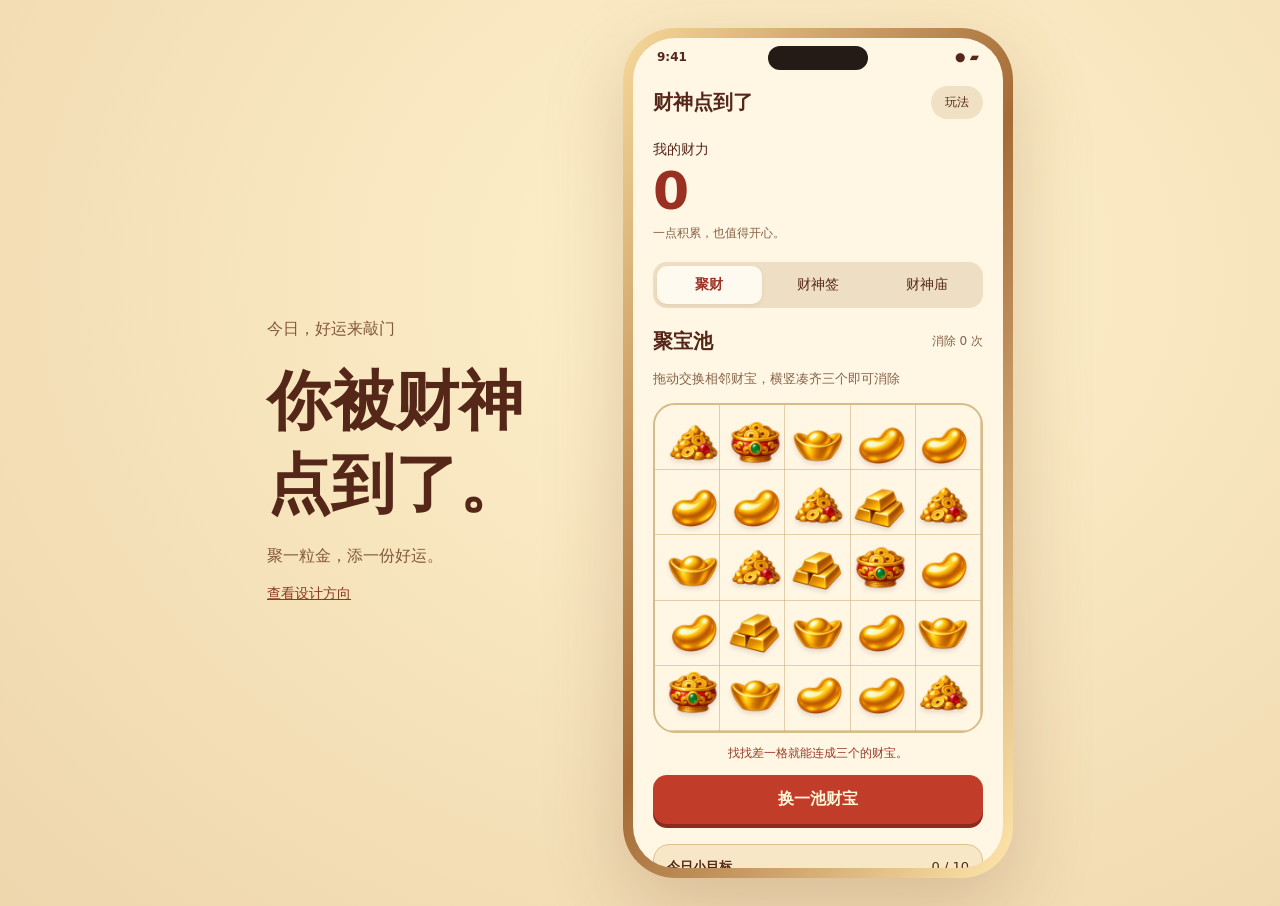
<file: index.html>
<!doctype html>
<html lang="zh-CN">
<head>
  <meta charset="utf-8">
  <meta http-equiv="refresh" content="0;url=app.html">
  <title>财神点到了 · 三个方向</title>
</head>
<body>
  <p>正在打开财神 App 方向页……</p>
  <p><a href="app.html">点击进入</a></p>
</body>
</html>
</file>
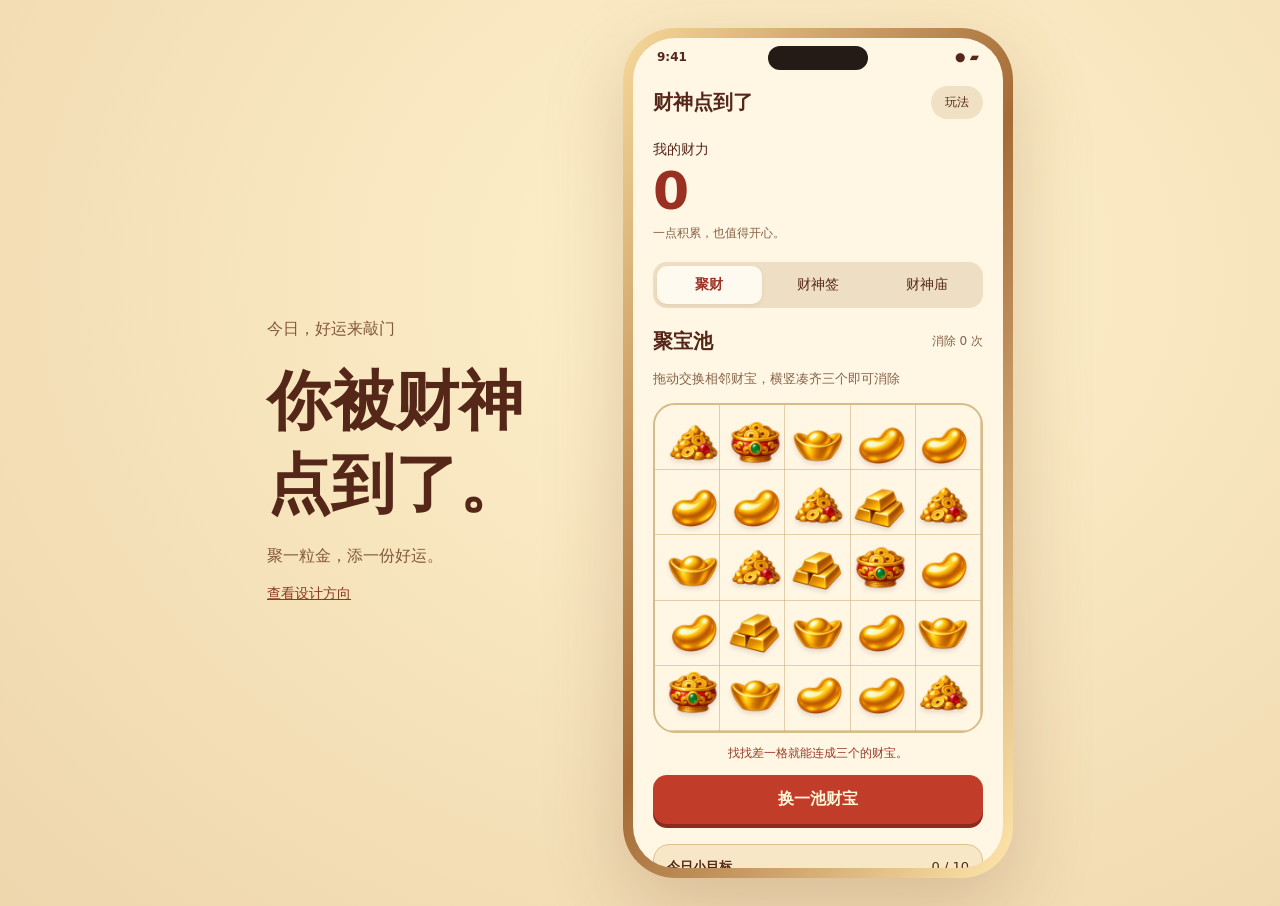
<file: app.html>
<!doctype html><html lang="zh-CN"><meta charset="utf-8"><meta name="viewport" content="width=device-width,initial-scale=1"><title>你被财神点到了</title><link rel="stylesheet" href="app.css"><body><aside><p>今日，好运来敲门</p><h1>你被财神<br>点到了。</h1><p>聚一粒金，添一份好运。</p><a href="财神方向对比.html">查看设计方向</a></aside><main class="phone"><div class="screen"><div class="status">9:41 <span>● ▰</span></div><header><b>财神点到了</b><button id="help">玩法</button></header><section class="balance"><span>我的财力</span><strong id="wealth">0</strong><small>一点积累，也值得开心。</small></section><nav><button data-tab="game" class="active">聚财</button><button data-tab="fortune">财神签</button><button data-tab="temple">财神庙</button></nav><section id="game" class="panel"><div class="heading"><h2>聚宝池</h2><span id="merges">合成 0 次</span></div><p class="tip">点击相邻的同类财宝，聚小成大</p><div id="board"></div><div id="notice" role="status">财宝已就位，点一点试试。</div><button id="shuffle" class="primary">换一池财宝</button><div class="task"><div><b>今日小目标</b><span id="progress"></span></div><p>完成 10 次合成，领取 100 财力</p><button id="claim">领取奖励</button></div><p class="route">金豆 → 元宝 → 金砖 → 金山 → 聚宝盆</p></section><section id="fortune" class="panel" hidden><div class="heading"><h2>每日财神签</h2><span>一日一签</span></div><div class="slip"><div class="seal">财</div><p id="fortuneLabel">静下心，接一份好运</p><h2 id="fortuneTitle">好事将至</h2><p id="fortuneText">摇一摇签筒，把今天的期待交给财神。</p></div><button id="draw" class="primary">抽取今日签</button><p class="tip">签文是轻松的生活灵感，仅供娱乐。</p></section><section id="temple" class="panel" hidden><div class="heading"><h2>我的财神庙</h2><span id="level"></span></div><div class="shrine"><div class="roof"></div><div class="hall"><span>招财进宝</span><strong>财</strong></div><div class="stairs"></div></div><h2 id="templeName" class="center"></h2><p class="tip">把合成所得用于修建，点亮自己的小小福地。</p><button id="upgrade" class="primary"></button><p id="templeHint" class="tip"></p></section><footer>愿你有所得，也有所乐。</footer></div></main><dialog id="dialog"><h2>聚小财，成大势</h2><p>点击至少两个上下左右相邻的同类财宝，它们会合成更高一级，并补入新的财宝。等级越高，获得的财力越多。</p><p>财力可升级财神庙。每日签和任务每天更新，进度保存在当前浏览器。</p><button class="primary" id="close">开始聚财</button></dialog><script src="app.js"></script></body></html>
</file>
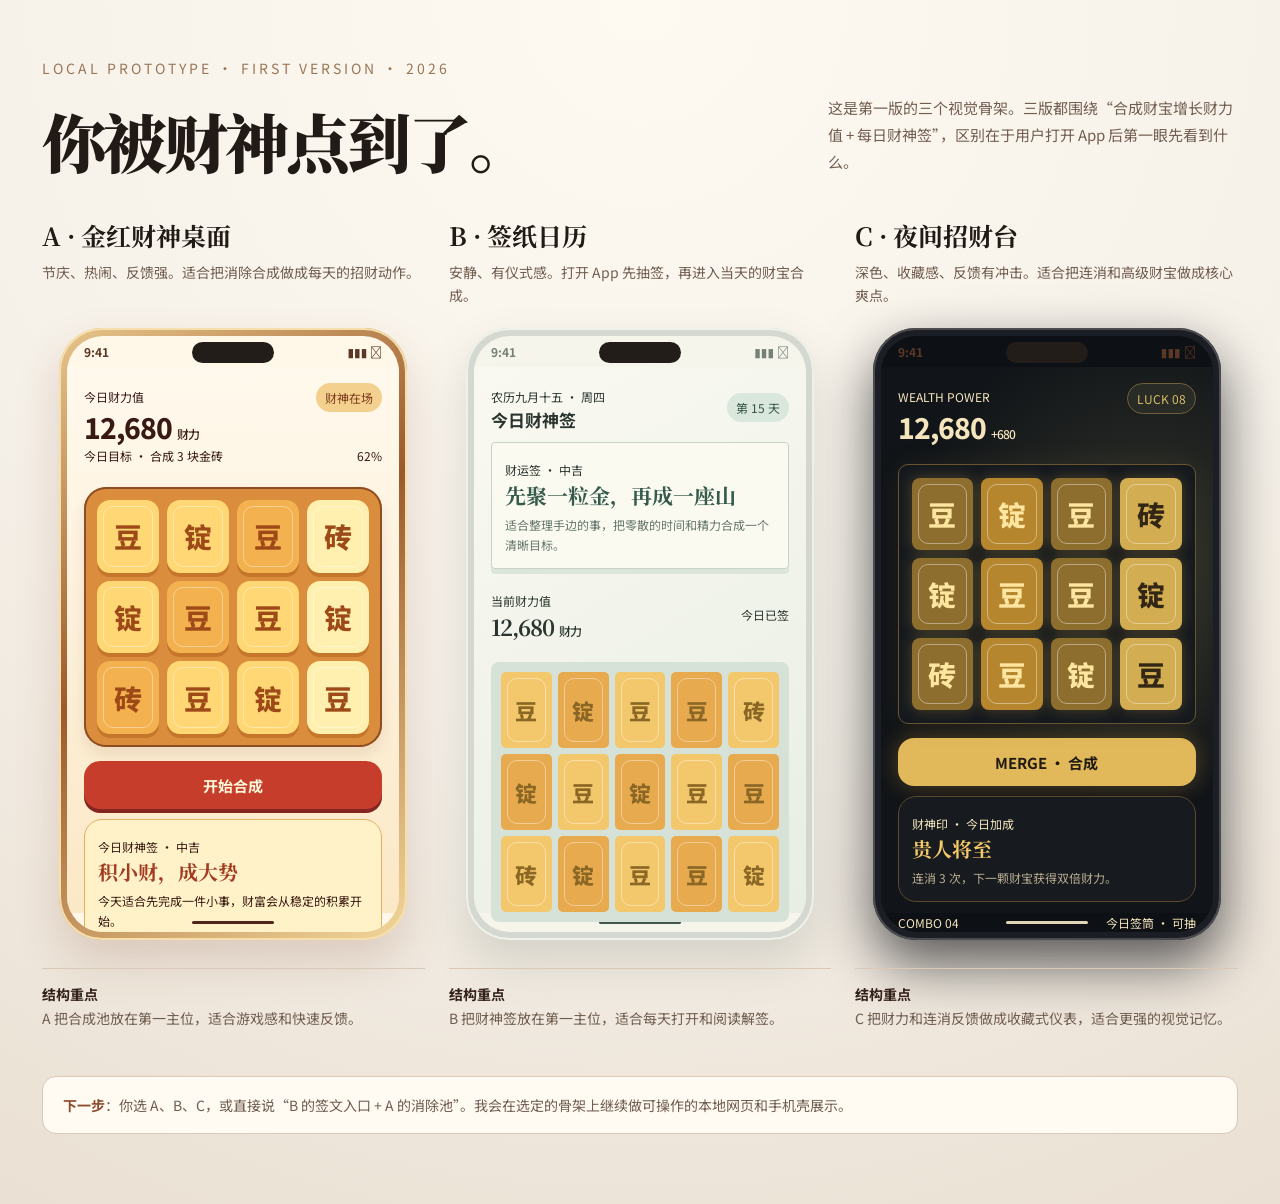
<file: 财神方向对比.html>
<!doctype html>
<html lang="zh-CN">
<head>
<meta charset="utf-8">
<meta name="viewport" content="width=device-width,initial-scale=1">
<title>财神点到了 · 三个第一版方向</title>
<style>
@import url('https://fonts.googleapis.com/css2?family=Noto+Sans+SC:wght@400;500;600;700;800&family=Noto+Serif+SC:wght@600;700;900&display=swap');
:root{font-family:'Noto Sans SC','PingFang SC',sans-serif;color:#211a17;background:#f5f0e8;font-synthesis:none}
*{box-sizing:border-box}body{margin:0;min-width:1060px;background:radial-gradient(circle at 50% 0,#fffaf1 0,#f5f0e8 54%,#eae0d3 100%)}
.page{max-width:1420px;margin:auto;padding:58px 42px 70px}.eyebrow{font-size:12px;letter-spacing:3px;color:#9b7656;margin:0 0 16px}.intro{display:flex;justify-content:space-between;gap:40px;align-items:end;margin-bottom:42px}.intro h1{font:900 clamp(42px,5vw,72px)/1.08 'Noto Serif SC',serif;letter-spacing:-3px;margin:0}.intro p{max-width:410px;color:#725e51;line-height:1.8;margin:0;font-size:15px}.directions{display:grid;grid-template-columns:repeat(3,1fr);gap:24px}.card{min-width:0}.card h2{font:700 25px 'Noto Serif SC',serif;margin:0 0 8px}.card .summary{color:#725e51;min-height:49px;margin:0 0 18px;font-size:14px;line-height:1.65}.phone{height:612px;max-width:348px;margin:0 auto;padding:8px;border-radius:43px;box-shadow:0 22px 45px #3c241c25,0 4px 8px #3c241c18}.screen{height:100%;overflow:hidden;border-radius:36px;position:relative}.status{height:31px;padding:0 17px;display:flex;justify-content:space-between;align-items:center;font-size:10px;font-weight:700}.island{position:absolute;top:6px;left:50%;width:82px;height:21px;transform:translateX(-50%);border-radius:15px;background:#231d1a}.home{height:19px;display:grid;place-items:center}.home:after{content:'';display:block;width:82px;height:3px;border-radius:4px}.screen-content{height:calc(100% - 50px);padding:16px 17px 9px;display:flex;flex-direction:column}.phone h3{font-size:17px;margin:0}.phone small{font-size:10px}.topline{display:flex;justify-content:space-between;align-items:start}.wealth{font-size:28px;font-weight:800;letter-spacing:-1px}.wealth span{font-size:11px;font-weight:500}.pill{font-size:10px;padding:6px 9px;border-radius:20px}.board{position:relative;margin:17px 0 14px;flex:1;min-height:260px;border-radius:22px;padding:13px;display:grid;grid-template-columns:repeat(4,1fr);grid-auto-rows:1fr;gap:8px}.tile{display:grid;place-items:center;border-radius:13px;font-size:28px;font-weight:800;position:relative}.tile:after{content:'';position:absolute;inset:6px;border-radius:10px;border:1px solid #ffffff66}.action{border:0;border-radius:16px;min-height:48px;font:700 15px 'Noto Sans SC';cursor:pointer}.row{display:flex;justify-content:space-between;align-items:center}.row + .row{margin-top:8px}.tag{font-size:11px}.fortune{padding:13px;border-radius:18px;margin-top:10px}.fortune b{display:block;font:700 20px 'Noto Serif SC';margin-bottom:5px}.fortune p{font-size:11px;line-height:1.65;margin:0}.task{display:flex;justify-content:space-between;align-items:center;font-size:11px;margin-top:12px}.meter{height:6px;border-radius:9px;overflow:hidden;margin-top:6px}.meter i{height:100%;display:block;border-radius:9px}
/* A */.a .phone{background:linear-gradient(145deg,#e6c58b,#9c5a2b 45%,#f2d79a);box-shadow:0 22px 45px #7c3b212c,inset 0 0 0 2px #f7dfac}.a .screen{background:#fff7e7;color:#381a12}.a .status{color:#8e5d2e}.a .screen-content{background:linear-gradient(#fff9ed,#fbe8c6)}.a .pill{background:#f3d08d;color:#7c3c1c}.a .board{background:#d98d3d;box-shadow:inset 0 0 0 2px #8d4e24,0 8px 14px #783d201c}.a .tile{background:#ffd875;color:#9d4a18;box-shadow:0 4px 0 #c5762b}.a .tile:nth-child(3n){background:#f4b14f}.a .tile:nth-child(4n){background:#fff0b0}.a .action{background:#c73d2b;color:#fff8da;box-shadow:0 4px 0 #84261f}.a .fortune{background:#fff2c8;border:1px solid #e0af5f}.a .fortune b{color:#a33b22}.a .meter{background:#ead7b0}.a .meter i{background:#c63d2c;width:62%}.a .home:after{background:#52261d}
/* B */.b .phone{background:#d4d8d0;box-shadow:0 22px 45px #52605a2d,inset 0 0 0 2px #eef2e9}.b .screen{background:#f6f5ec;color:#2b352f}.b .status{color:#758177}.b .screen-content{background:linear-gradient(150deg,#faf9f1,#e8eee4)}.b .topline{align-items:center}.b .wealth{font:700 22px 'Noto Serif SC'}.b .wealth span{font-family:'Noto Sans SC'}.b .pill{background:#dae7dd;color:#47715b}.b .board{background:#d6e2d8;border-radius:8px;grid-template-columns:repeat(5,1fr);gap:6px;padding:10px;margin-top:20px}.b .tile{border-radius:5px;background:#f3c86c;color:#8b6725;font-size:22px;box-shadow:none}.b .tile:nth-child(2n){background:#e8aa4e}.b .action{background:#386554;color:#fbf8e8}.b .fortune{background:#fbfaf1;border:1px solid #c8d3c8;border-radius:4px;box-shadow:0 5px 0 #dce5da}.b .fortune b{font-size:21px;color:#365b4d}.b .fortune p{color:#66776c}.b .meter{background:#d7e1d8}.b .meter i{background:#719a7c;width:78%}.b .home:after{background:#44564d}
/* C */.c .phone{background:#1b1e24;box-shadow:0 24px 55px #090b10a8,inset 0 0 0 2px #4c4c50}.c .screen{background:#0d1014;color:#f4e5bc}.c .status{color:#c7b98f}.c .screen-content{background:radial-gradient(circle at 80% 35%,#30322a,#111418 55%)}.c .pill{background:#282b26;color:#d9bc66;border:1px solid #70603a}.c .board{background:#15191e;border:1px solid #665631;border-radius:10px;box-shadow:0 0 30px #dab65a12}.c .tile{background:#8d6e2e;color:#ffe6a0;border-radius:8px;box-shadow:0 0 15px #e9bc4c42}.c .tile:nth-child(2n){background:#b6862e}.c .tile:nth-child(4n){background:#d2ad52;color:#322715}.c .action{background:#e1b85a;color:#211b12;box-shadow:0 0 22px #d5a33b55}.c .fortune{background:#171b20;border:1px solid #5b4a29}.c .fortune b{color:#f4ca67}.c .fortune p{color:#b9ad90}.c .meter{background:#302c21}.c .meter i{background:#d8ab4b;width:45%}.c .home:after{background:#e1d5b8}
.notes{display:grid;grid-template-columns:repeat(3,1fr);gap:24px;margin-top:28px}.note{font-size:13px;line-height:1.7;color:#705d50;border-top:1px solid #d8c9b8;padding-top:14px}.note b{color:#34221a}.hint{margin-top:45px;padding:18px 20px;border:1px solid #d8c9b8;background:#fffaf2;border-radius:14px;color:#705d50;font-size:14px}.hint strong{color:#8e4c2c}
@media(max-width:1100px){body{min-width:0}.page{padding:34px 20px}.intro{display:block}.intro p{margin-top:20px}.directions{grid-template-columns:1fr}.card{max-width:450px;margin:auto}.notes{grid-template-columns:1fr}}
.eyebrow{font-size:14px}.status,.phone small,.pill,.tag,.fortune p,.task{font-size:12px}.wealth span{font-size:12px}
.note{font-size:14px}.a .status,.c .status{color:#5b3826}.b .pill{color:#355744}
</style>
</head>
<body>
<main class="page">
  <p class="eyebrow">LOCAL PROTOTYPE · FIRST VERSION · 2026</p>
  <div class="intro"><div><h1>你被财神点到了。</h1></div><p>这是第一版的三个视觉骨架。三版都围绕“合成财宝增长财力值 + 每日财神签”，区别在于用户打开 App 后第一眼先看到什么。</p></div>
  <section class="directions">
    <article class="card a"><h2>A · 金红财神桌面</h2><p class="summary">节庆、热闹、反馈强。适合把消除合成做成每天的招财动作。</p><div class="phone"><div class="screen"><div class="status"><span>9:41</span><span>▮▮▮ 􀙇</span></div><div class="island"></div><div class="screen-content"><div class="topline"><div><small>今日财力值</small><div class="wealth">12,680 <span>财力</span></div></div><div class="pill">财神在场</div></div><div class="row"><span class="tag">今日目标 · 合成 3 块金砖</span><span class="tag">62%</span></div><div class="meter"><i></i></div><div class="board"><div class="tile">豆</div><div class="tile">锭</div><div class="tile">豆</div><div class="tile">砖</div><div class="tile">锭</div><div class="tile">豆</div><div class="tile">豆</div><div class="tile">锭</div><div class="tile">砖</div><div class="tile">豆</div><div class="tile">锭</div><div class="tile">豆</div></div><button class="action">开始合成</button><div class="fortune"><small>今日财神签 · 中吉</small><b>积小财，成大势</b><p>今天适合先完成一件小事，财富会从稳定的积累开始。</p></div><div class="task"><span>连续签到 4 天</span><span>+80 财力</span></div></div><div class="home"></div></div></div></article>
    <article class="card b"><h2>B · 签纸日历</h2><p class="summary">安静、有仪式感。打开 App 先抽签，再进入当天的财宝合成。</p><div class="phone"><div class="screen"><div class="status"><span>9:41</span><span>▮▮▮ 􀙇</span></div><div class="island"></div><div class="screen-content"><div class="topline"><div><small>农历九月十五 · 周四</small><h3>今日财神签</h3></div><div class="pill">第 15 天</div></div><div class="fortune"><small>财运签 · 中吉</small><b>先聚一粒金，再成一座山</b><p>适合整理手边的事，把零散的时间和精力合成一个清晰目标。</p></div><div class="row" style="margin-top:18px"><div><small>当前财力值</small><div class="wealth">12,680 <span>财力</span></div></div><span class="tag">今日已签</span></div><div class="board"><div class="tile">豆</div><div class="tile">锭</div><div class="tile">豆</div><div class="tile">豆</div><div class="tile">砖</div><div class="tile">锭</div><div class="tile">豆</div><div class="tile">锭</div><div class="tile">豆</div><div class="tile">豆</div><div class="tile">砖</div><div class="tile">锭</div><div class="tile">豆</div><div class="tile">豆</div><div class="tile">锭</div></div><button class="action">继续积财</button><div class="task"><span>今日任务 1 / 3</span><span>查看全部</span></div></div><div class="home"></div></div></div></article>
    <article class="card c"><h2>C · 夜间招财台</h2><p class="summary">深色、收藏感、反馈有冲击。适合把连消和高级财宝做成核心爽点。</p><div class="phone"><div class="screen"><div class="status"><span>9:41</span><span>▮▮▮ 􀙇</span></div><div class="island"></div><div class="screen-content"><div class="topline"><div><small>WEALTH POWER</small><div class="wealth">12,680 <span>+680</span></div></div><div class="pill">LUCK 08</div></div><div class="board"><div class="tile">豆</div><div class="tile">锭</div><div class="tile">豆</div><div class="tile">砖</div><div class="tile">锭</div><div class="tile">豆</div><div class="tile">豆</div><div class="tile">锭</div><div class="tile">砖</div><div class="tile">豆</div><div class="tile">锭</div><div class="tile">豆</div></div><button class="action">MERGE · 合成</button><div class="fortune"><small>财神印 · 今日加成</small><b>贵人将至</b><p>连消 3 次，下一颗财宝获得双倍财力。</p></div><div class="task"><span>COMBO 04</span><span>今日签筒 · 可抽</span></div></div><div class="home"></div></div></div></article>
  </section>
  <section class="notes"><div class="note"><b>结构重点</b><br>A 把合成池放在第一主位，适合游戏感和快速反馈。</div><div class="note"><b>结构重点</b><br>B 把财神签放在第一主位，适合每天打开和阅读解签。</div><div class="note"><b>结构重点</b><br>C 把财力和连消反馈做成收藏式仪表，适合更强的视觉记忆。</div></section>
  <div class="hint"><strong>下一步</strong>：你选 A、B、C，或直接说“B 的签文入口 + A 的消除池”。我会在选定的骨架上继续做可操作的本地网页和手机壳展示。</div>
</main>
</body>
</html>
</file>
<file: app.css>
*{box-sizing:border-box}body{margin:0;background:radial-gradient(ellipse at 60% 30%,#fff2cc,#eed6ad);color:#552719;font-family:'PingFang SC',system-ui,sans-serif;min-height:100vh;display:flex;align-items:center;justify-content:center;gap:100px;padding:28px}aside h1{font-family:serif;font-size:64px;line-height:1.3;margin:20px 0}aside p{color:#83583c}a{color:#8b3a25;font-size:14px}button{font:inherit;cursor:pointer;color:inherit;border:0}button:disabled{opacity:.5;cursor:default}button:focus-visible,a:focus-visible{outline:3px solid #573b1d;outline-offset:3px}.phone{width:390px;padding:10px;border-radius:52px;background:linear-gradient(120deg,#f6d99a,#a56b37,#ffe7ac);box-shadow:0 28px 80px #6e361d35}.screen{border-radius:42px;background:#fff6e4;height:830px;overflow:auto;scrollbar-width:none;padding:0 20px 18px}.status{height:40px;position:relative;font-size:12px;font-weight:700;padding:12px 4px}.status:after{content:'';position:absolute;top:8px;left:50%;transform:translateX(-50%);width:100px;height:24px;border-radius:20px;background:#251b16}.status span{float:right}header,.heading,.task>div{display:flex;align-items:center;justify-content:space-between}header{margin-top:8px}header b{font-family:serif;font-size:20px}header button{background:#f1e1c4;border-radius:20px;padding:8px 14px;font-size:12px}.balance{margin:22px 0 20px;display:grid;gap:3px}.balance>span{font-size:14px}.balance strong{font-size:52px;line-height:1.15;color:#9a3022;letter-spacing:-2px}.balance small{font-size:12px;color:#866247}nav{display:flex;background:#eedfc4;border-radius:14px;padding:4px;gap:4px}nav button{flex:1;padding:10px 0;background:transparent;border-radius:10px;font-size:14px}nav .active{background:#fffaf0;box-shadow:0 2px 4px #7d512319;color:#9d3224;font-weight:700}.heading{margin-top:20px}.heading h2{font-size:20px;margin:0}.heading span{font-size:12px;color:#886347}.tip{font-size:13px;line-height:1.7;color:#866247}#board{display:grid;grid-template-columns:repeat(5,1fr);gap:7px;background:#c78239;padding:10px;border:2px solid #91501f;border-radius:22px;box-shadow:inset 0 3px 10px #683b2630}.tile{height:55px;border-radius:12px;background:linear-gradient(#fff1b0,#f4bf50);box-shadow:0 3px 0 #99571f,inset 0 0 0 2px #fff0b1;font-weight:800;font-size:22px;color:#8f4a18;transition:transform .15s}.tile:active{transform:scale(.88)}.tile[data-level="1"]{background:linear-gradient(#ffdf79,#eba435)}.tile[data-level="2"]{background:linear-gradient(#ffc86e,#dd8034)}.tile[data-level="3"]{background:#ae4826;color:#fff0ad}.tile[data-level="4"]{background:#71372b;color:#ffe19c}.primary{width:100%;background:#c13d29;color:#fff5d8;border-radius:14px;padding:14px;box-shadow:0 4px 0 #8d2a20;font-weight:700}#notice{min-height:42px;display:flex;align-items:center;justify-content:center;font-size:12px;color:#9a3826}.task{background:#f7e7c6;border:1px solid #dfc190;border-radius:16px;padding:13px;margin-top:20px;font-size:13px}.task p{font-size:12px;color:#856143}.task button{background:#fdf6e5;padding:8px 16px;border-radius:8px}.route{font-size:12px;text-align:center;color:#79583d;margin-top:17px}footer{text-align:center;color:#99785c;font-size:12px;margin:22px 0 0}.slip{min-height:310px;background:#fffaf0;border:1px solid #d4ae6b;outline:4px solid #f0dfba;outline-offset:5px;margin:26px 9px;padding:26px;text-align:center}.seal{border:2px solid #ac3727;color:#ac3727;width:48px;margin:auto;font-family:serif;font-size:32px}.slip h2{font-family:serif;font-size:28px}.slip p{font-size:14px;line-height:1.9}.center{text-align:center}.shrine{margin:65px auto 30px;width:230px}.roof{height:50px;background:#a93222;clip-path:polygon(50% 0,100% 80%,93% 100%,7% 100%,0 80%);border-bottom:9px solid #dbaa4e}.hall{background:#e9b959;margin:0 25px;border:12px solid #a94128;text-align:center;display:grid;padding:10px;gap:12px}.hall span{font-size:14px}.hall strong{font:700 65px serif;color:#a53023}.stairs{height:25px;background:linear-gradient(#bb8145 50%,#d7a568 50%);margin:0 8px}dialog{max-width:360px;border:1px solid #d0ac70;background:#fff5df;color:#552719;border-radius:24px;padding:25px}dialog p{font-size:14px;line-height:1.8}dialog::backdrop{background:#42271977;backdrop-filter:blur(4px)}[hidden]{display:none!important}@media(max-width:760px){aside{display:none}body{padding:12px}.phone{width:min(390px,100%)}.screen{height:830px}}@media(prefers-reduced-motion:reduce){*{transition:none!important}}
/* Draggable illustrated treasures */
#board .tile{background:radial-gradient(ellipse,#fff5cd88,#e9a74622);box-shadow:inset 0 0 0 1px #ffe8a155;touch-action:none;user-select:none;cursor:grab;padding:0}
.treasure-sprite{display:block;width:100%;height:100%;background-image:url('treasures-v2.png');background-size:300% 200%;background-repeat:no-repeat;pointer-events:none;filter:drop-shadow(0 3px 2px #592a2324)}
.tile.dragging{opacity:.25}.tile.drop-target{outline:3px solid #fff5bf;background:#ffe9a1!important;transform:scale(1.08)}
.drag-ghost{position:fixed;width:70px;height:70px;transform:translate(-50%,-60%) rotate(-7deg);pointer-events:none;z-index:1000;background:none;box-shadow:none}
.clearing{animation:clear-treasure .24s ease-in forwards}.falling{animation:fall-treasure .26s ease-out}@keyframes clear-treasure{50%{transform:scale(1.2);filter:brightness(1.6)}100%{transform:scale(0);opacity:0}}@keyframes fall-treasure{from{transform:translateY(-60px);opacity:.2}to{transform:translateY(0);opacity:1}}
#board{position:relative;isolation:isolate;background:transparent;border:2px solid #d6bc8a;box-shadow:none;padding:10px;gap:6px}
#board::before{content:'';position:absolute;inset:0;z-index:-1;pointer-events:none;border-radius:19px;background:repeating-linear-gradient(to right,transparent 0,transparent calc(20% - 1px),#c7a46c80 calc(20% - 1px),#c7a46c80 20%),repeating-linear-gradient(to bottom,transparent 0,transparent calc(20% - 1px),#c7a46c80 calc(20% - 1px),#c7a46c80 20%)}
#board .tile{height:auto;aspect-ratio:1;background:transparent;box-shadow:none;border-radius:50%;overflow:visible}
#board .tile.drop-target{background:transparent!important;outline:2px dashed #a87835}
.drag-ghost .treasure-sprite{filter:drop-shadow(0 7px 5px #56252555)}
@media(prefers-reduced-motion:reduce){.clearing,.falling{animation:none}}
.shrine{width:100%;aspect-ratio:1;margin:12px auto 0;background-image:url('temples-v2.png');background-size:200% 200%;background-repeat:no-repeat;filter:drop-shadow(0 8px 8px #794b2220)}
#templeName{font-family:'Songti SC',serif;font-size:24px;margin:4px 0 8px}
#templeDetail{margin:0 0 18px;color:#765239;font-size:14px}
#templeStages{display:flex;justify-content:space-between;margin-top:20px;gap:6px}
#templeStages span{flex:1;text-align:center;padding:8px 0;border-bottom:2px solid #e4d5b9;font-size:12px;color:#8d7859}
#templeStages .built{color:#906b32;border-color:#c9aa70}
#templeStages .current{color:#a43b26;border-color:#b64e30;font-weight:700}
#temple>p.tip:not(#templeDetail):not(#templeHint){display:none}
#templeHint{font-size:13px;line-height:1.8;margin-top:14px}
.shrine.upgraded{animation:temple-reveal .6s ease-out}@keyframes temple-reveal{from{transform:translateY(12px) scale(.94);opacity:.4}to{transform:translateY(0) scale(1);opacity:1}}
@media(prefers-reduced-motion:reduce){.shrine.upgraded{animation:none}}
</file>
